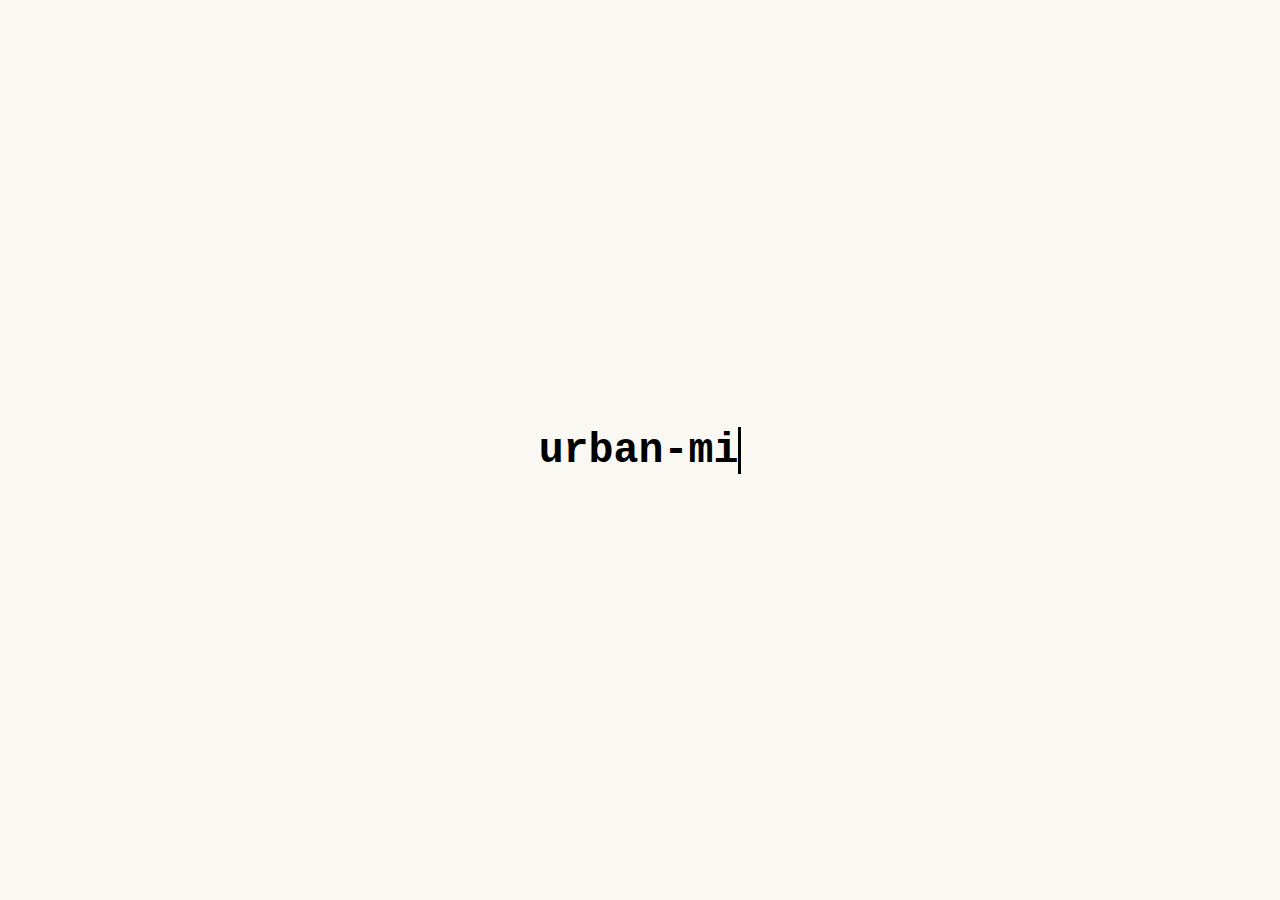
<file: index.html>
<!DOCTYPE html>
<html lang="en">
<head>
  <meta charset="UTF-8" />
  <meta name="viewport" content="width=device-width, initial-scale=1.0" />
  <title>Urban Micro-Ecologies</title>
  <link rel="stylesheet" href="style.css">
</head>

<body>
<a href="./tableofcontents.html">
  <h1 id="typing-header"></h1>
</a>

  <script src="script.js"></script>
</body>
</html>
</file>
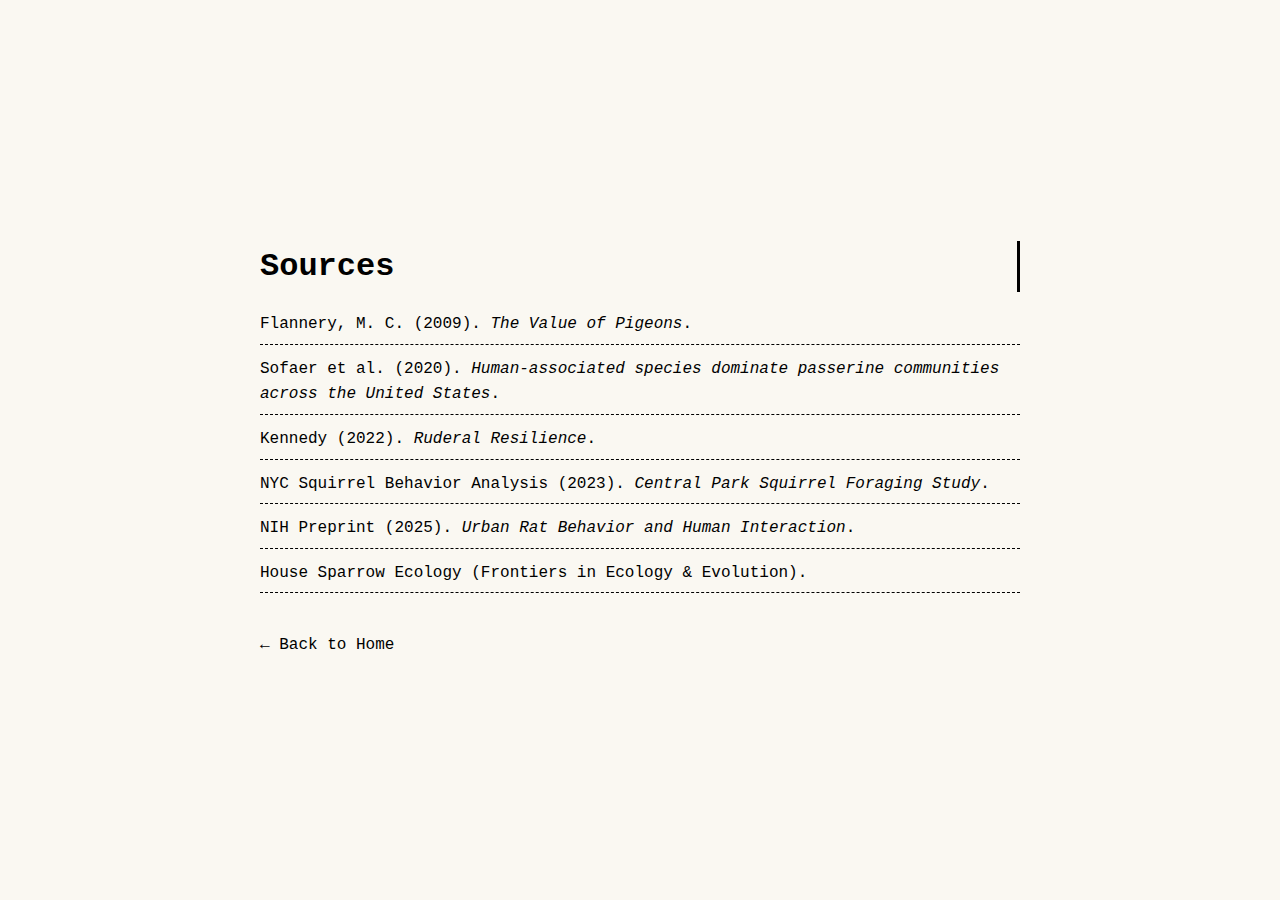
<file: sources.html>
<!DOCTYPE html>
<html lang="en">
<head>
  <meta charset="UTF-8">
  <title>Sources</title>
  <link rel="stylesheet" href="style.css">
</head>

<body>

  <section class="sources-page">
    <h1>Sources</h1>

    <ul class="source-list">
      <li>Flannery, M. C. (2009). <i>The Value of Pigeons</i>.</li>
      <li>Sofaer et al. (2020). <i>Human-associated species dominate passerine communities across the United States</i>.</li>
      <li>Kennedy (2022). <i>Ruderal Resilience</i>.</li>
      <li>NYC Squirrel Behavior Analysis (2023). <i>Central Park Squirrel Foraging Study</i>.</li>
      <li>NIH Preprint (2025). <i>Urban Rat Behavior and Human Interaction</i>.</li>
      <li>House Sparrow Ecology (Frontiers in Ecology & Evolution).</li>
    </ul>

    <div class="bottom-nav">
      <a href="index.html" class="nav-left">← Back to Home</a>
    </div>

  </section>

</body>
</html>
</file>
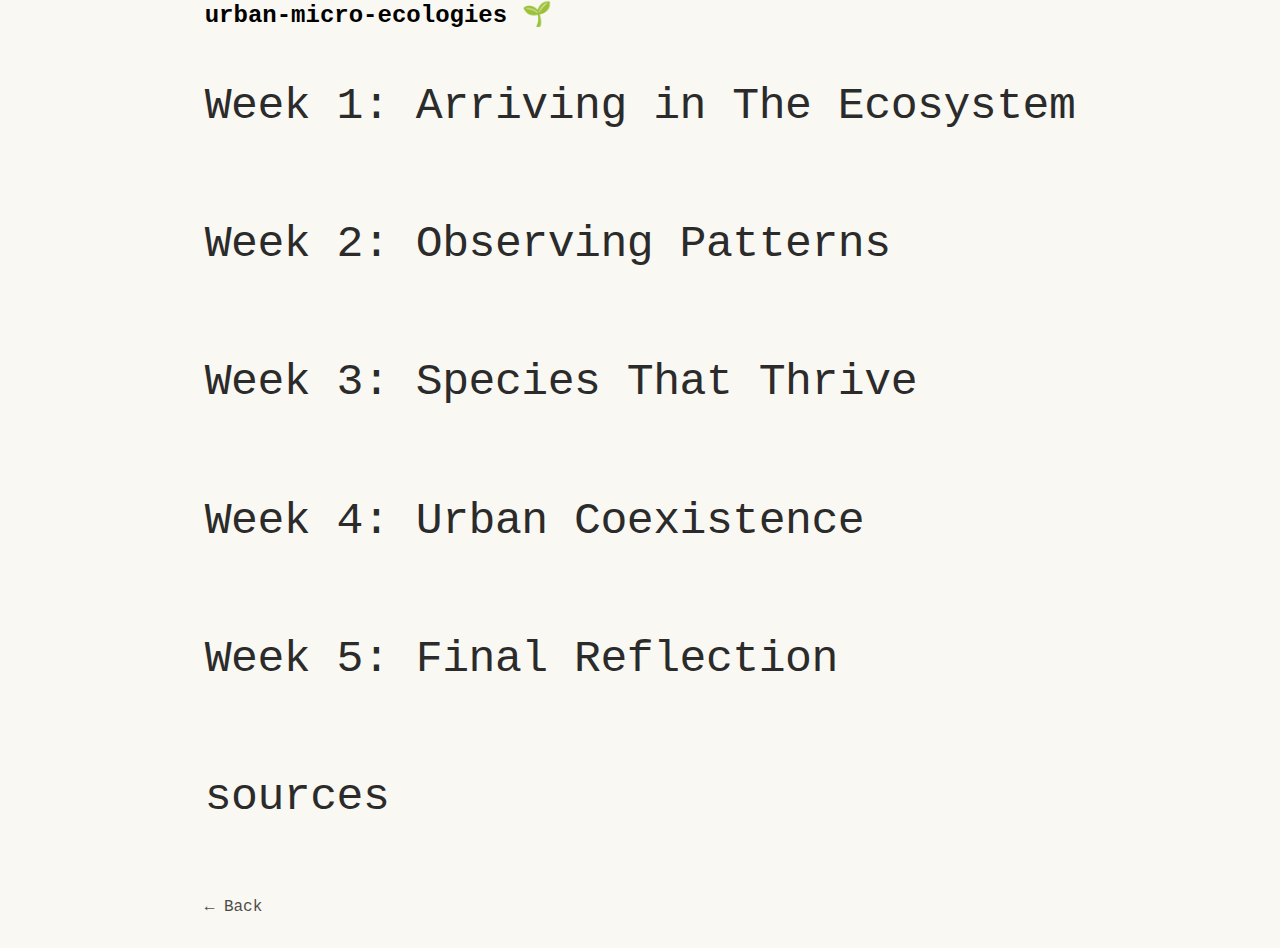
<file: tableofcontents.html>
<!DOCTYPE html>
<html lang="en">
<head>
  <meta charset="UTF-8" />
  <meta name="viewport" content="width=device-width, initial-scale=1.0" />
  <title>Table of Contents</title>
  <link rel="stylesheet" href="style.css">
</head>

<body>
 <div class="toc">
  <h2>urban-micro-ecologies 🌱</h2>

  <div class="week-list">
    <a href="./week1.html" class="week">Week 1: Arriving in The Ecosystem</a>
    <a href="./week2.html" class="week">Week 2: Observing Patterns </a>
    <a href="./week3.html" class="week">Week 3: Species That Thrive  </a>
    <a href="./week4.html" class="week">Week 4: Urban Coexistence </a>
    <a href="./week5.html" class="week">Week 5: Final Reflection </a>
    <a href="./sources.html" class="week"> sources </a>


  </div>

  <a href="./index.html" class="back">← Back</a>
</div>
</body>
</html>
</file>
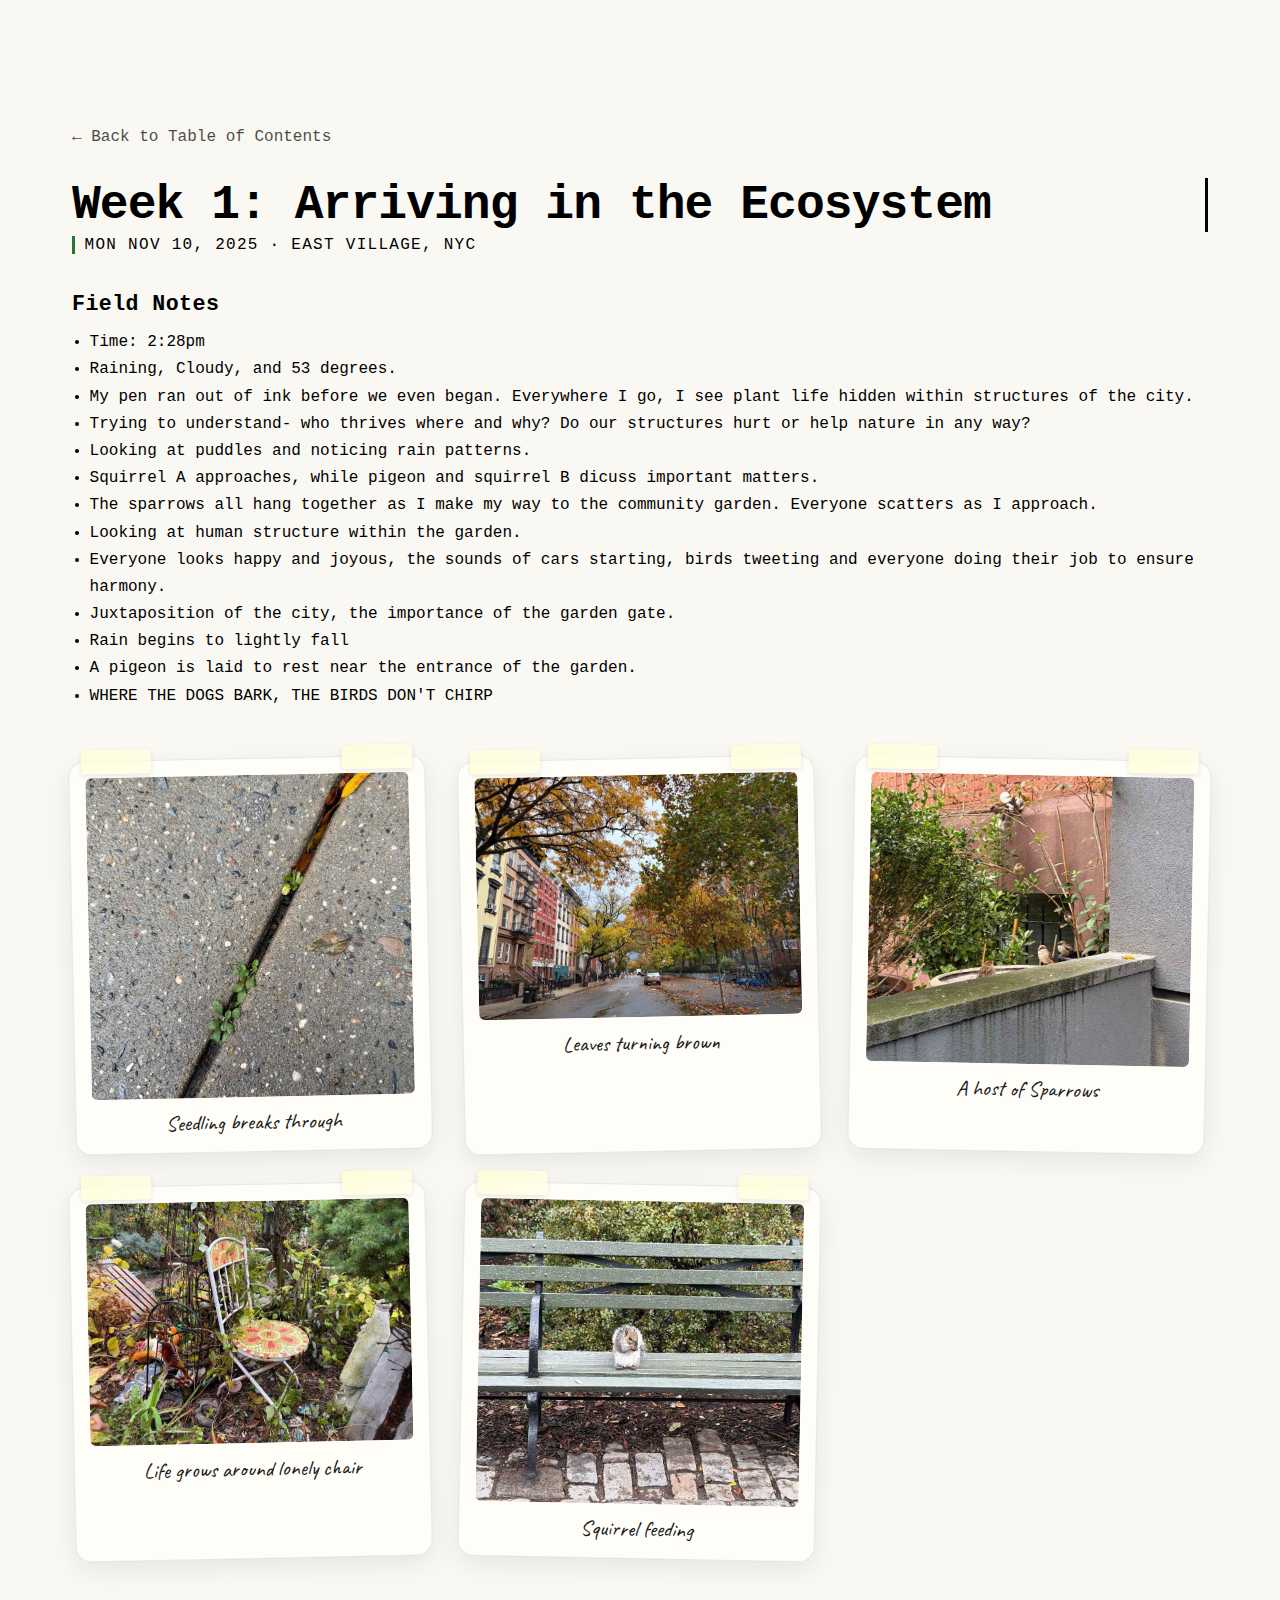
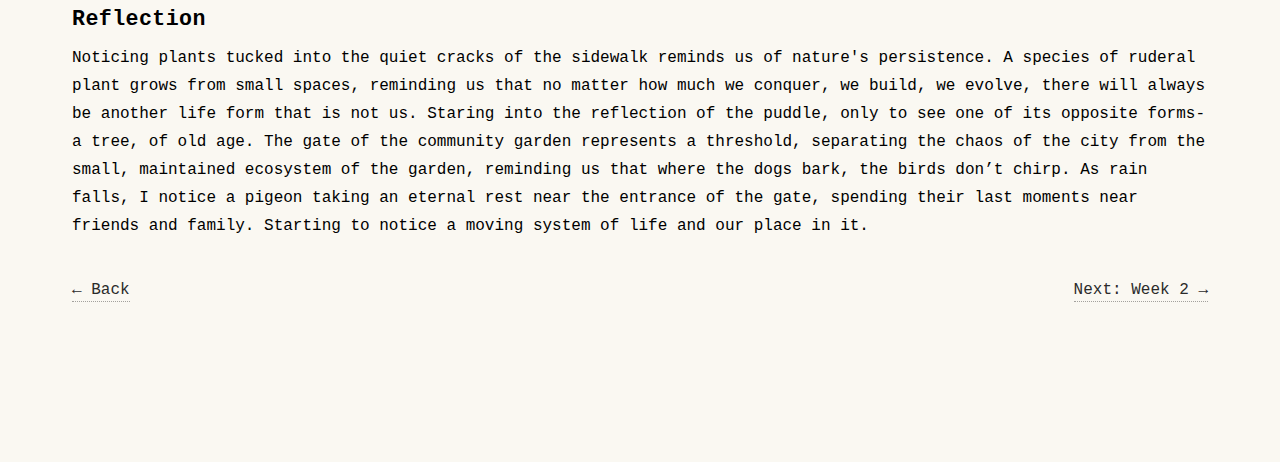
<file: week1.html>
<!DOCTYPE html>
<html lang="en">
<head>
  <meta charset="UTF-8" />
  <meta name="viewport" content="width=device-width, initial-scale=1.0"/>
  <title>Week 1 - Arriving in the Ecosystem</title>

  <!-- Handwritten captions font (used by .photo figcaption) -->
  <link href="https://fonts.googleapis.com/css2?family=Caveat:wght@400;600&display=swap" rel="stylesheet">
  <link rel="stylesheet" href="style.css" />
</head>

<body>
  <main class="week-page">
    <!-- Header -->
    <header class="week-header">
      <a class="back" href="./tableofcontents.html">← Back to Table of Contents</a>
      <h1>Week 1: Arriving in the Ecosystem</h1>
      <p class="date-stamp">Mon Nov 10, 2025 · East Village, NYC</p>
    </header>

    <!-- Field notes -->
    <section class="field-notes">
      <h2>Field Notes</h2>
      <ul>
        <li>Time: 2:28pm</li>
        <li>Raining, Cloudy, and 53 degrees.</li>
        <li>My pen ran out of ink before we even began. Everywhere I go, I see plant life hidden within structures of the city.</li>
        <li>Trying to understand- who thrives where and why? Do our structures hurt or help nature in any way?</li>
        <li>Looking at puddles and noticing rain patterns.</li>
        <li>Squirrel A approaches, while pigeon and squirrel B dicuss important matters.</li>
        <li>The sparrows all hang together as I make my way to the community garden. Everyone scatters as I approach.</li>
        <li>Looking at human structure within the garden.</li>
        <li>Everyone looks happy and joyous, the sounds of cars starting, birds tweeting and everyone doing their job to ensure harmony.</li>
        <li>Juxtaposition of the city, the importance of the garden gate.</li>
        <li>Rain begins to lightly fall</li>
        <li>A pigeon is laid to rest near the entrance of the garden.</li>
        <li>WHERE THE DOGS BARK, THE BIRDS DON'T CHIRP</li>
      </ul>
    </section>

    <!-- Gallery -->
    <section class="gallery">
      <!-- Card 1 -->
      <figure class="card photo tape tl tilt-l">
        <img src="./media/week1/week1_1.jpg" alt="Seedling in sidewalk joint">
        <figcaption>Seedling breaks through</figcaption>
      </figure>

      <!-- Card 3 -->
      <figure class="card photo tape tb tilt-l">
        <img src="./media/week1/week1_3.jpg" alt="Moss on shaded brick">
        <figcaption>Leaves turning brown </figcaption>
      </figure>

      <!-- Card 4 -->
      <figure class="card photo tape tl tilt-r">
        <img src="./media/week1/week1_4.jpg" alt="Tree pit soil with litter and shoots">
        <figcaption>A host of Sparrows</figcaption>
      </figure>

      <!-- Card 5 -->
      <figure class="card photo tape tr tilt-l">
        <img src="./media/week1/week1_5.jpg" alt="Puddle reflecting sky">
        <figcaption>Life grows around lonely chair</figcaption>
      </figure>

      <!-- Card 6 -->
      <figure class="card photo tape tb tilt-r">
        <img src="./media/week1/week1_6.jpg" alt="Micro-litter cluster with ants">
        <figcaption>Squirrel feeding</figcaption>
      </figure>
    </section>

    <!-- Reflection -->
    <section class="reflection">
      <h2>Reflection</h2>
      <p>
        Noticing plants tucked into the quiet cracks of the sidewalk reminds us of nature's persistence. A species of ruderal plant grows from small spaces, reminding us that no matter how much we conquer, we build, we evolve, there will always be another life form that is not us. Staring into the reflection of the puddle, only to see one of its opposite forms- a tree, of old age. The gate of the community garden represents a threshold, separating the chaos of the city from the small, maintained ecosystem of the garden, reminding us that where the dogs bark, the birds don’t chirp. As rain falls, I notice a pigeon taking an eternal rest near the entrance of the gate, spending their last moments near friends and family. Starting to notice a moving system of life and our place in it.
      </p>
    </section>

    <!-- Bottom nav -->
    <nav class="week-nav">
      <a class="back-link" href="./tableofcontents.html">← Back</a>
      <a class="next-link" href="./week2.html">Next: Week 2 →</a>
    </nav>
  </main>
</body>
</html>
</file>
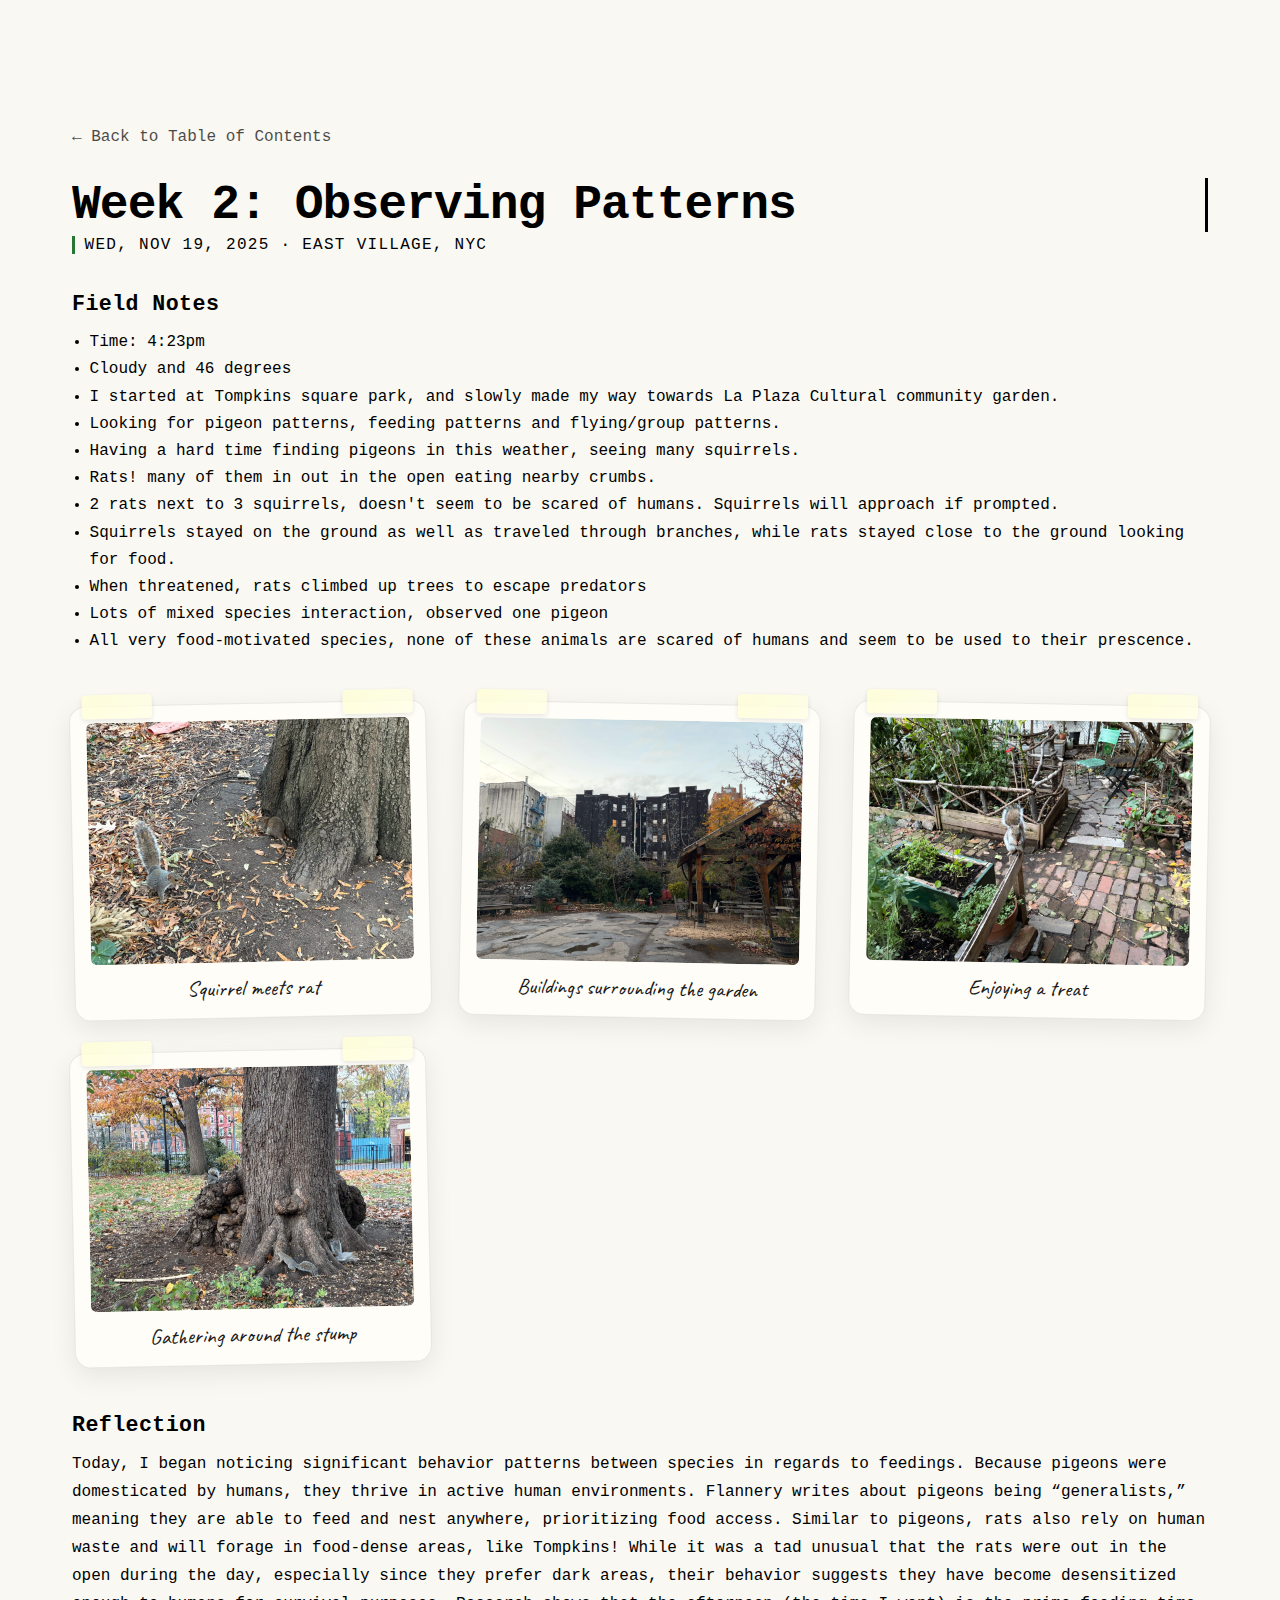
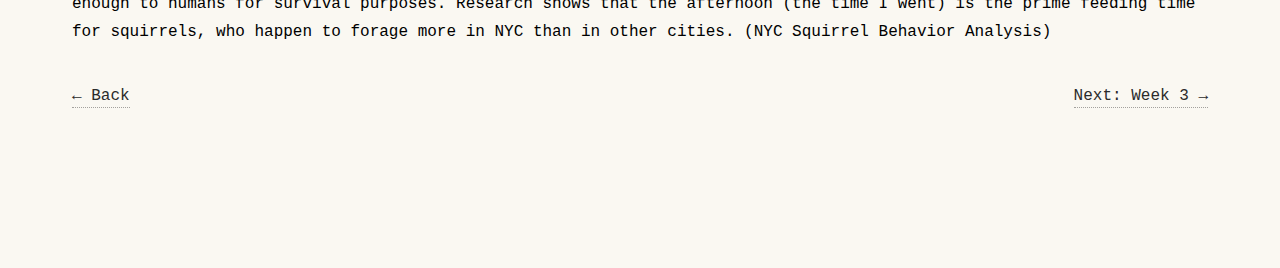
<file: week2.html>
<!DOCTYPE html>
<html lang="en">
<head>
  <meta charset="UTF-8" />
  <meta name="viewport" content="width=device-width, initial-scale=1.0"/>
  <title>Week 2 - Observing Patterns</title>

  <link href="https://fonts.googleapis.com/css2?family=Caveat:wght@400;600&display=swap" rel="stylesheet">
  <link rel="stylesheet" href="style.css" />
</head>

<body>
  <main class="week-page">
    <!-- Header -->
    <header class="week-header">
      <a class="back" href="./tableofcontents.html">← Back to Table of Contents</a>
      <h1>Week 2: Observing Patterns</h1>
      <p class="date-stamp">Wed, Nov 19, 2025 · East Village, NYC</p>
    </header>

    <!-- Field notes -->
    <section class="field-notes">
      <h2>Field Notes</h2>
      <ul>
        <li>Time: 4:23pm</li>
        <li>Cloudy and 46 degrees</li>
        <li>I started at Tompkins square park, and slowly made my way towards La Plaza Cultural community garden.</li>
        <li>Looking for pigeon patterns, feeding patterns and flying/group patterns.</li>
        <li>Having a hard time finding pigeons in this weather, seeing many squirrels.</li>
        <li>Rats! many of them in out in the open eating nearby crumbs.</li>
        <li>2 rats next to 3 squirrels, doesn't seem to be scared of humans. Squirrels will approach if prompted.</li>
        <li>Squirrels stayed on the ground as well as traveled through branches, while rats stayed close to the ground looking for food. </li>
        <li>When threatened, rats climbed up trees to escape predators </li>
        <li>Lots of mixed species interaction, observed one pigeon </li>
        <li>All very food-motivated species, none of these animals are scared of humans and seem to be used to their prescence.</li>
      </ul>
    </section>

    <!-- Gallery -->
    <section class="gallery">
      <figure class="card photo tape tl tilt-l">
        <img src="./media/week2/week2_1.jpeg" alt="Corner context after rain" loading="lazy">
        <figcaption>Squirrel meets rat</figcaption>
      </figure>

      <figure class="card photo tape tr tilt-r">
        <img src="./media/week2/week2_2.jpeg" alt="Curb cut silt fan" loading="lazy">
        <figcaption>Buildings surrounding the garden</figcaption>
      </figure>

      <figure class="card photo tape tl tilt-r">
        <img src="./media/week2/week2_4.jpeg" alt="Scaffold bar perch" loading="lazy">
        <figcaption>Enjoying a treat</figcaption>
      </figure>

      <figure class="card photo tape tr tilt-l">
        <img src="./media/week2/week2_3.jpeg" alt="Moss along shaded mortar seam" loading="lazy">
        <figcaption>Gathering around the stump</figcaption>
      </figure>
    </section>

    <!-- Reflection -->
    <section class="reflection">
      <h2>Reflection</h2>
      <p>Today, I began noticing significant behavior patterns between species in regards to feedings. Because pigeons were domesticated by humans, they thrive in active human environments. Flannery writes about pigeons being “generalists,” meaning they are able to feed and nest anywhere, prioritizing food access. Similar to pigeons, rats also rely on human waste and will forage in food-dense areas, like Tompkins! While it was a tad unusual that the rats were out in the open during the day, especially since they prefer dark areas, their behavior suggests they have become desensitized enough to humans for survival purposes. Research shows that the afternoon (the time I went) is the prime feeding time for squirrels, who happen to forage more in NYC than in other cities. (NYC Squirrel Behavior Analysis) </p>
    </section>

    <!-- Bottom nav -->
    <nav class="week-nav">
      <a class="back-link" href="./week1.html">← Back</a>
      <a class="next-link" href="./week3.html">Next: Week 3 →</a>
    </nav>
  </main>
</body>
</html>
</file>
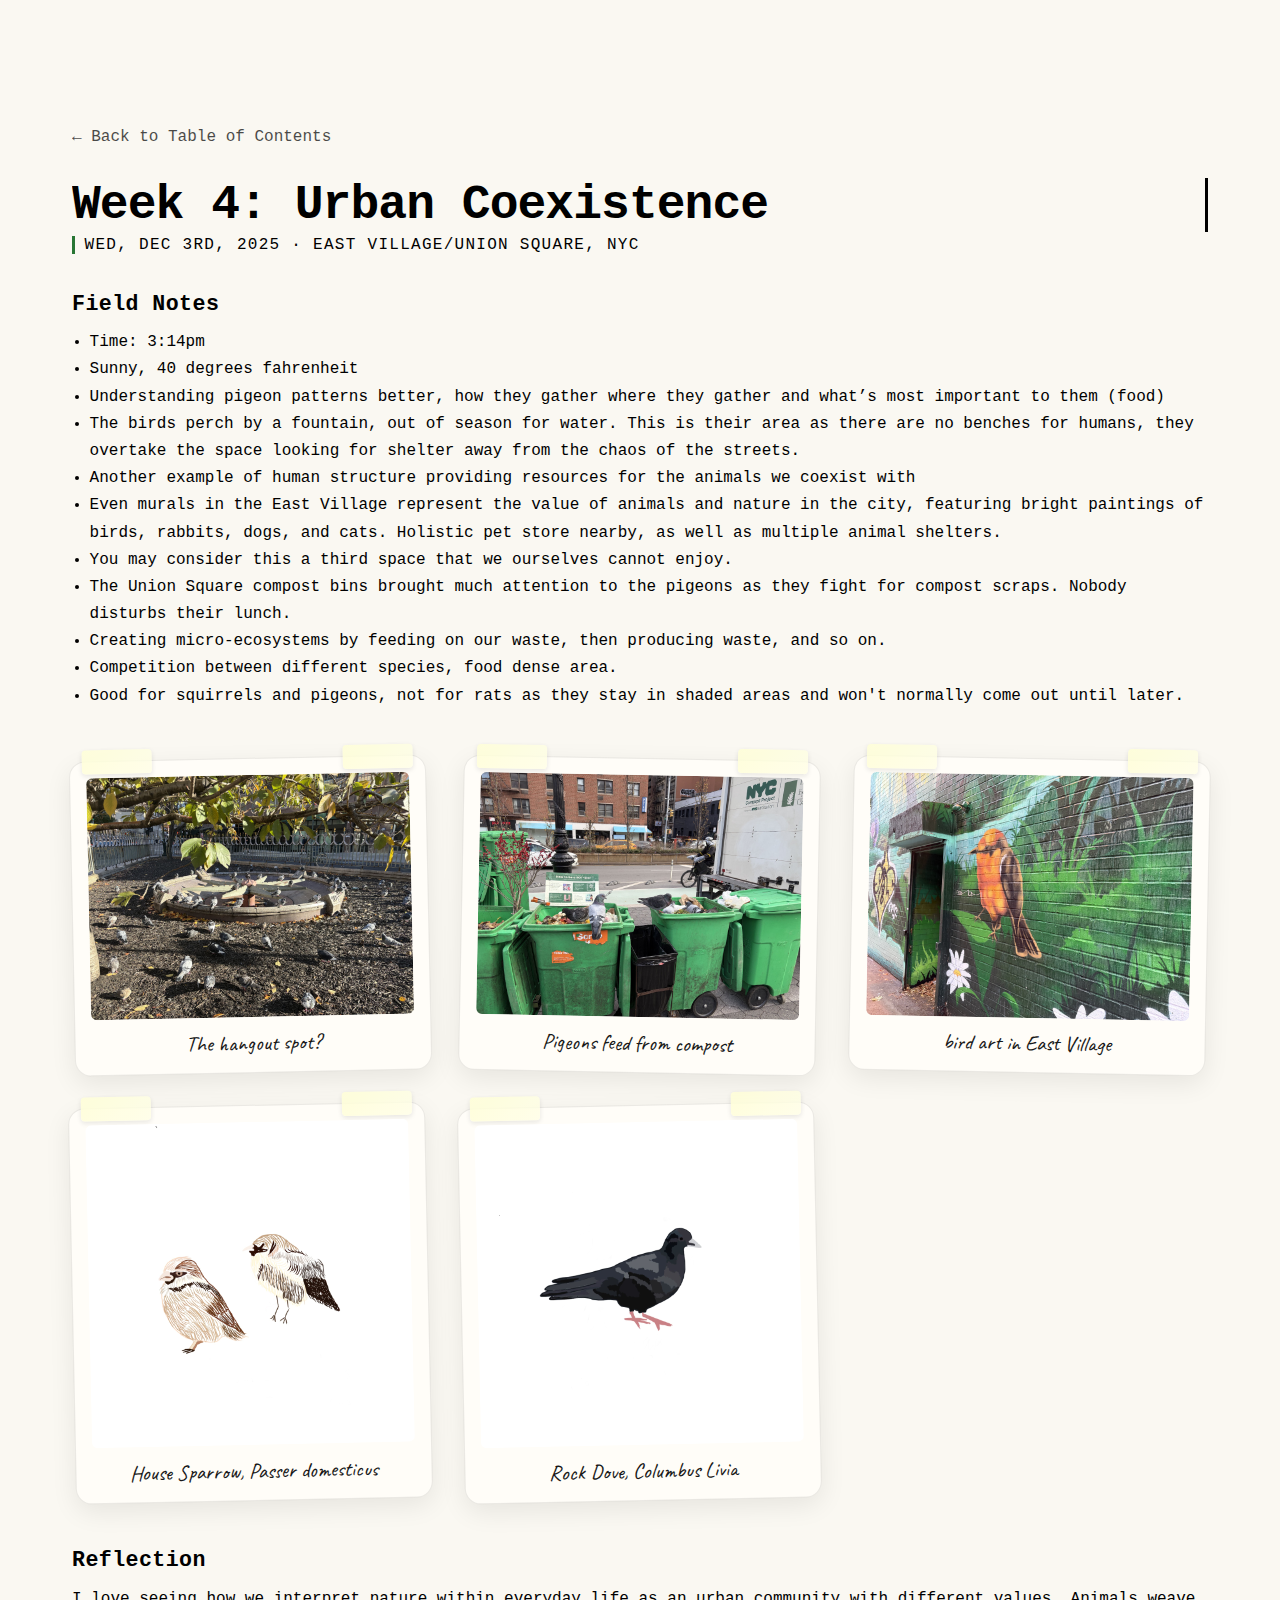
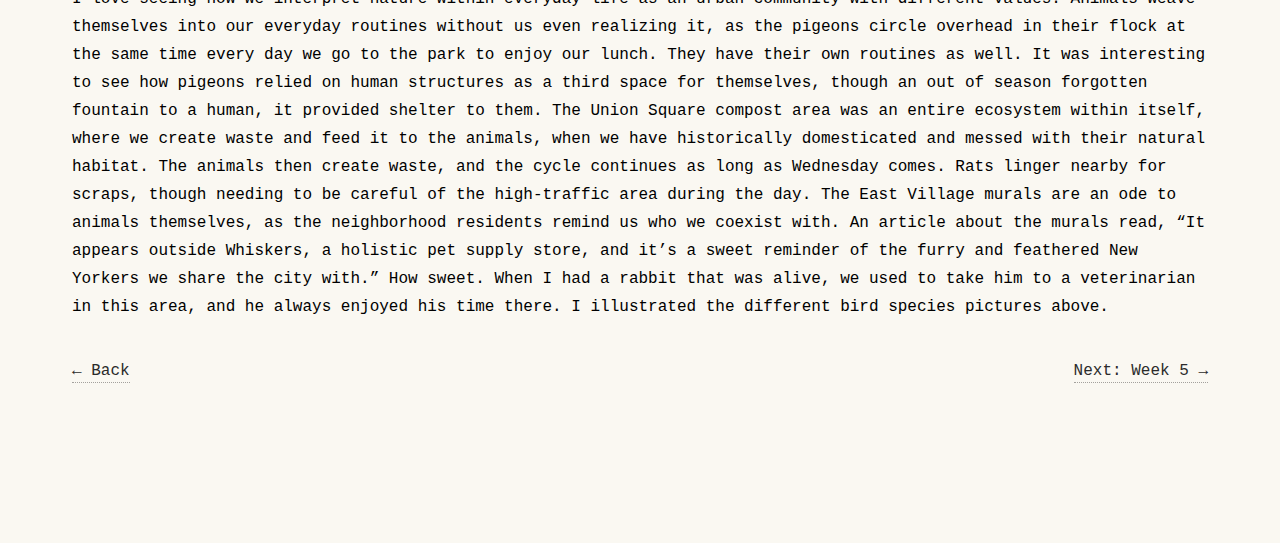
<file: week4.html>
<!DOCTYPE html>
<html lang="en">
<head>
  <meta charset="UTF-8" />
  <meta name="viewport" content="width=device-width, initial-scale=1.0"/>
  <title>Week 4 - Urban Coexistence</title>

  <link href="https://fonts.googleapis.com/css2?family=Caveat:wght@400;600&display=swap" rel="stylesheet">
  <link rel="stylesheet" href="style.css" />
</head>

<body>
  <main class="week-page">
    <!-- Header -->
    <header class="week-header">
      <a class="back" href="./tableofcontents.html">← Back to Table of Contents</a>
      <h1>Week 4: Urban Coexistence</h1>
      <p class="date-stamp">Wed, Dec 3rd, 2025 · East Village/Union Square, NYC</p>
    </header>

    <!-- Field notes -->
    <section class="field-notes">
      <h2>Field Notes</h2>
      <ul>
        <li>Time: 3:14pm</li>
        <li>Sunny, 40 degrees fahrenheit</li>
        <li>Understanding pigeon patterns better, how they gather where they gather and what’s most important to them (food) </li>
        <li>The birds perch by a fountain, out of season for water. This is their area as there are no benches for humans, they overtake the space looking for shelter away from the chaos of the streets. </li>
        <li>Another example of human structure providing resources for the animals we coexist with</li>
        <li>Even murals in the East Village represent the value of animals and nature in the city, featuring bright paintings of birds, rabbits, dogs, and cats. Holistic pet store nearby, as well as multiple animal shelters.</li>
        <li>You may consider this a third space that we ourselves cannot enjoy.</li>
        <li>The Union Square compost bins brought much attention to the pigeons as they fight for compost scraps. Nobody disturbs their lunch.</li>
        <li>Creating micro-ecosystems by feeding on our waste, then producing waste, and so on.</li>
        <li>Competition between different species, food dense area. </li>
        <li>Good for squirrels and pigeons, not for rats as they stay in shaded areas and won't normally come out until later. </li>
      </ul>
    </section>

    <!-- Gallery -->
    <section class="gallery">
      <figure class="card photo tape tl tilt-l">
        <img src="./media/week4/week4_1.jpeg" alt="Corner context after rain" loading="lazy">
        <figcaption>The hangout spot?</figcaption>
      </figure>

      <figure class="card photo tape tr tilt-r">
        <img src="./media/week4/week4_2.jpeg" alt="Curb cut silt fan" loading="lazy">
        <figcaption>Pigeons feed from compost</figcaption>
      </figure>

      <figure class="card photo tape tl tilt-r">
        <img src="./media/week4/week4_3.jpeg" alt="Scaffold bar perch" loading="lazy">
        <figcaption>bird art in East Village</figcaption>
      </figure>

      <figure class="card photo tape tr tilt-l">
        <img src="./media/week4/week4_4.jpeg" alt="Moss along shaded mortar seam" loading="lazy">
        <figcaption>House Sparrow, Passer domesticus</figcaption>
      </figure>

        <figure class="card photo tape tr tilt-l">
        <img src="./media/week4/week4_5.jpeg" alt="Moss along shaded mortar seam" loading="lazy">
        <figcaption>Rock Dove, Columbus Livia</figcaption>
      </figure>
      </section>

    <!-- Reflection -->
    <section class="reflection">
      <h2>Reflection</h2>
      <p>I love seeing how we interpret nature within everyday life as an urban community with different values. Animals weave themselves into our everyday routines without us even realizing it, as the pigeons circle overhead in their flock at the same time every day we go to the park to enjoy our lunch. They have their own routines as well. It was interesting to see how pigeons relied on human structures as a third space for themselves, though an out of season forgotten fountain to a human, it provided shelter to them. The Union Square compost area was an entire ecosystem within itself, where we create waste and feed it to the animals, when we have historically domesticated and messed with their natural habitat. The animals then create waste, and the cycle continues as long as Wednesday comes. Rats linger nearby for scraps, though needing to be careful of the high-traffic area during the day. The East Village murals are an ode to animals themselves, as the neighborhood residents remind us who we coexist with. An article about the murals read, “It appears outside Whiskers, a holistic pet supply store, and it’s a sweet reminder of the furry and feathered New Yorkers we share the city with.” How sweet. When I had a rabbit that was alive, we used to take him to a veterinarian in this area, and he always enjoyed his time there. I illustrated the different bird species pictures above. </p>
    </section>

    <!-- Bottom nav -->
    <nav class="week-nav">
      <a class="back-link" href="./week3.html">← Back</a>
      <a class="next-link" href="./week5.html">Next: Week 5 →</a>
    </nav>
  </main>
</body>
</html>
</file>
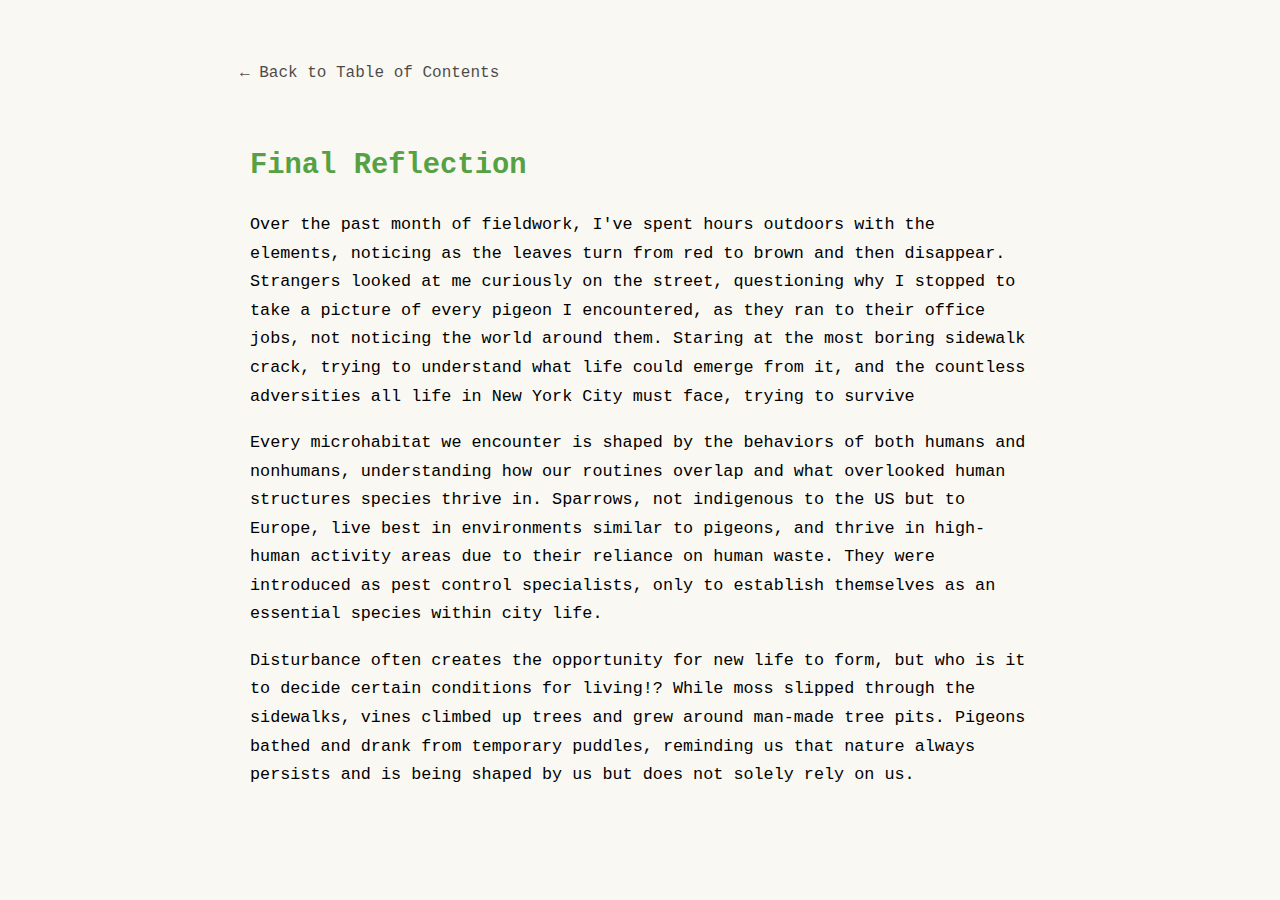
<file: week5.html>
<!DOCTYPE html>
<html lang="en">
<head>
  <meta charset="UTF-8" />
  <meta name="viewport" content="width=device-width, initial-scale=1.0"/>
  <title>Week 4 - Urban Coexistence</title>

  <link href="https://fonts.googleapis.com/css2?family=Caveat:wght@400;600&display=swap" rel="stylesheet">
  <link rel="stylesheet" href="style.css" />
</head>

 <header class="week-header">
      <a class="back" href="./tableofcontents.html">← Back to Table of Contents</a>

<body>

<section class="final-reflection">
  <h2>Final Reflection</h2>
  <p>
    Over the past month of fieldwork, I've spent hours outdoors with the elements, noticing as the leaves 
    turn from red to brown and then disappear. Strangers looked at me curiously on the street, questioning 
    why I stopped to take a picture of every pigeon I encountered, as they ran to their office jobs, not 
    noticing the world around them. Staring at the most boring sidewalk crack, trying to understand what 
    life could emerge from it, and the countless adversities all life in New York City must face, trying 
    to survive
  </p>
  <p>
   Every microhabitat we encounter is shaped by the behaviors of both humans and nonhumans, understanding how our routines overlap and what overlooked human structures species thrive in. Sparrows, not indigenous to the US but to Europe, live best in environments similar to pigeons, and thrive in high-human activity areas due to their reliance on human waste. They were introduced as pest control specialists, only to establish themselves as an essential species within city life.
  </p>

  <p>
    Disturbance often creates the opportunity for new life to form, but who is it to decide certain conditions for living!? While moss slipped through the sidewalks, vines climbed up trees and grew around man-made tree pits. Pigeons bathed and drank from temporary puddles, reminding us that nature always persists and is being shaped by us but does not solely rely on us.  
 </p>
  </section>
  </body>
</section>
</file>
<file: style.css>
* {
  margin: 0;
  padding: 0;
  box-sizing: border-box;
}

body {
  min-height: 100vh;
  background: #faf8f2; 
  display: flex;
  align-items: center;
  justify-content: center;
  font-family: 'Courier New', monospace; /* typewriter vibe */
}

h1 {
  font-size: 2.6rem;
  white-space: nowrap;
  overflow: hidden;
  border-right: 3px solid black; /* blinking cursor */
}

a {
  text-decoration: none;
  color: black;
}

 a h1:hover {
  color: #56a143; /* leafy green */
  cursor: pointer;
  transition: color 0.25s ease;
}

.toc {
  max-width: 1000px;
  margin: auto;
  text-align: left;
  font-family: 'Courier New', monospace;
}


.toc ul {
  list-style: none;
  padding: 0;
  line-height: 1.8;
  font-size: 1.1rem;
}

.toc li::before {
  content: "• ";
  color: black;
  font-weight: bold;
}

.back {
  display: block;
  margin-top: 2rem;
  margin-bottom: 2rem; 
  font-size: 1rem;
  opacity: 0.7;
}

.back:hover {
  opacity: 1;
}

.week-list {
  display: flex;
  flex-direction: column;
  gap: 2.5rem;
  margin-top: 3rem;
}

.week {
  display: block; /* forces each to its own line */
  margin-bottom: 2.5rem; /* space between weeks */
  font-size: 2.8rem;
  font-weight: 500;
  text-decoration: none;
  color: #2b2b2b;
  letter-spacing: -0.5px;
  transition: all 0.2s ease;
  font-family: 'Courier New', monospace;
  line-height: 1.3; /* reduces awkward text wrapping tightness */
}

.week:hover {
  color: #56a143; /* same sage hover as home title */
  transform: translateX(8px);
  cursor: pointer;
}

.week-page {
  max-width: 1200px;
  margin: 6rem auto 10rem;
  padding: 0 2rem;
}

.week-header h1 {
  font-size: clamp(2.4rem, 5vw, 3rem);
  font-weight: 700;
  letter-spacing: -0.02em;
}

.date-stamp{
  opacity: 1;
  font-size: rem;
  letter-spacing: .08em;
  text-transform: uppercase;
  border-left: 3px solid rgba(6, 97, 21, 0.862);
  padding-left: .6rem;
  margin: .25rem 0 2.2rem;
}

.week-page h2{
  font-size: clamp(1.1rem, 2.2vw, 1.35rem);
  margin: 2.4rem 0 .8rem;
  letter-spacing: .02em;
}

.field-notes ul{
  margin: 0;
  padding-left: 1.1rem;
  line-height: 1.7;
}

.gallery {
  display: grid;
  grid-template-columns: repeat(auto-fit, minmax(320px, 1fr));
  gap: 2rem;
  margin: 3rem 0;
}

/* Polaroid-ish card with subtle depth */
.card{
  background: #ffff;
  border: 1px solid rgba(0,0,0,.08);
  box-shadow: 0 10px 28px rgba(0,0,0,.06);
  border-radius: 10px;
  padding: .6rem .6rem .9rem;
}

.card {
  background: #fffdf8;
  border: 1px solid rgba(0,0,0,0.08);
  box-shadow: 0 8px 26px rgba(0,0,0,.08);
  border-radius: 16px;
  padding: 1rem;
}

.photo img{
  width: 100%;
  height: auto;
  display: block;
  border-radius: 6px;
}

/* Handwritten captions */
.photo figcaption {
  text-align: center;
  margin-top: .7rem;
  font-family: "Caveat", cursive;
  font-size: 1.35rem;
  opacity: 0.9;
}

/* gentle tilt variants for collage feel */
.tilt-l{ transform: rotate(-1.2deg); }
.tilt-r{ transform: rotate(1.1deg); }

/* ---- Tape corners (choose tl/tr/tb classes) ---- */
.tape {
    position: relative;
    isolation: isolate;
}

.tape::before,
.tape::after {
    content: "";
    position: absolute;
    width: 70px;
    height: 24px;
    background: linear-gradient(135deg, rgba(255,255,215,0.95), rgba(255,255,230,0.85));
    border-radius: 4px;
    box-shadow: 0 2px 5px rgba(0,0,0,0.10);
    opacity: .9;
}

/* NEW — FIXES EVERYTHING */
.tape::before {
    top: -12px;
    left: 12px;
}

.tape::after {
    top: -12px;
    right: 12px;
}

/* Reflection + tags */
.reflection p{ line-height: 1.75; }


/* Bottom navigation */
.week-nav{
  display: flex;
  gap: 1rem;
  justify-content: space-between;
  align-items: center;
  margin-top: 2.6rem;
}

.back-link, .next-link{
  text-decoration: none;
  color: #2b2b2b;
  border-bottom: 1px dotted rgba(0,0,0,.35);
  padding-bottom: 2px;
}
.back-link:hover, .next-link:hover{
  color: #4a7c59;
  border-bottom-color: #4a7c59;
}

.gallery img {
    opacity: 1 !important;
    visibility: visible !important;
    display: block !important;
    position: relative !important;
    z-index: 100 !important;
}

figure.card {
    min-height: 200px !important;
}

.final-reflection {
  max-width: 800px;
  margin: 40px auto;
  padding: 20px 10px;
  font-family: 'Courier New', monospace;
  line-height: 1.7;
  font-size: 1.05rem;
  color: #000;
}

.final-reflection h2 {
  font-size: 1.8rem;
  color: #56a143; /* leafy green */
  margin-bottom: 20px;
  text-align: left;
  font-weight: bold;
}

.final-reflection p {
  margin-bottom: 18px;
  text-align: left;
}

.sources-page {
  max-width: 800px;
  margin: 60px auto;
  font-family: 'Courier New', monospace;
  background: #faf8f2; /* your cream background */
  padding: 20px;
  line-height: 1.6;
}

.sources-page h1 {
  font-size: 2rem;
  margin-bottom: 20px;
  color: #000;
}

.source-list {
  list-style: none;
  padding: 0;
  margin: 0 0 40px 0;
}

.source-list li {
  margin-bottom: 12px;
  border-bottom: 1px dashed #000;
  padding-bottom: 6px;
}
</file>
